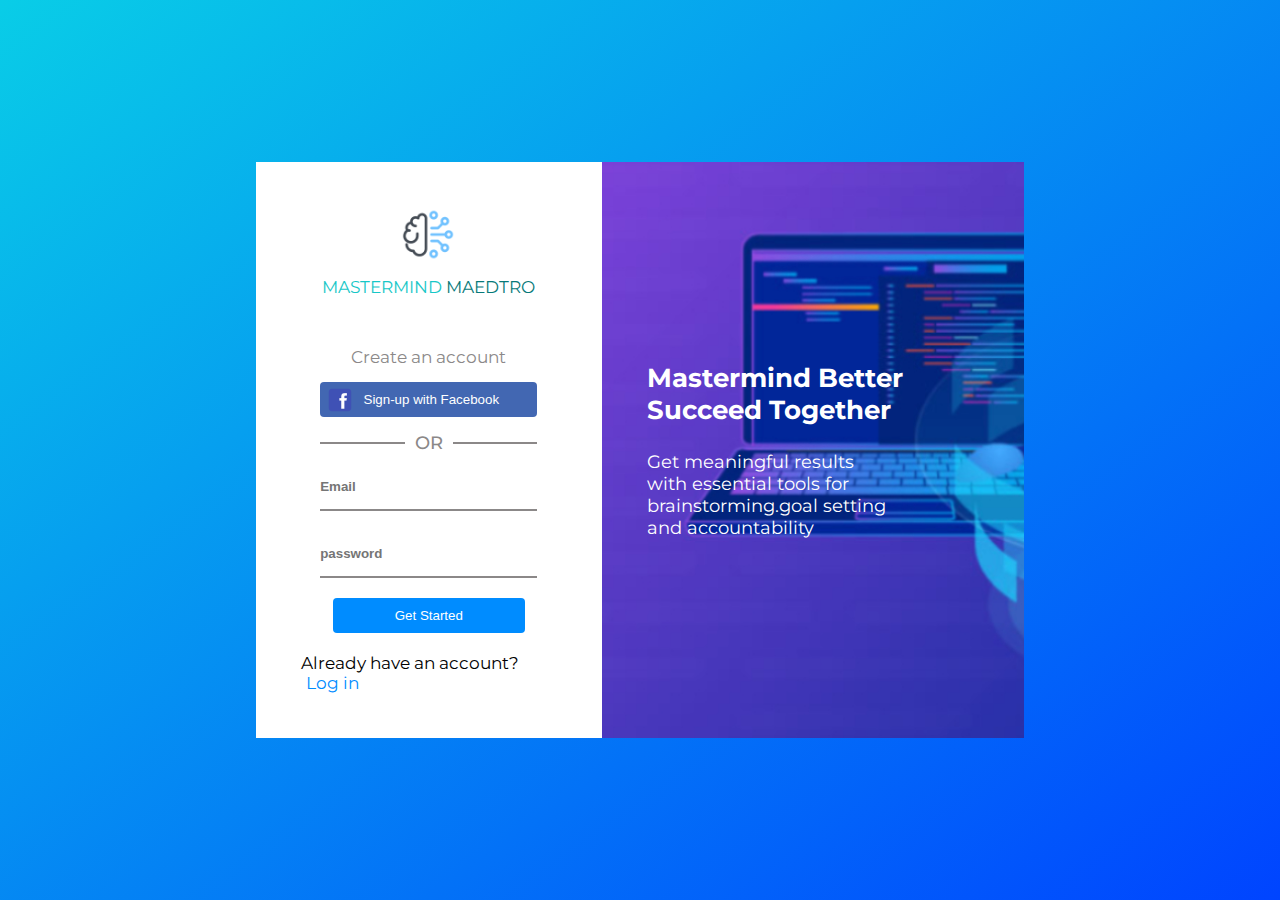
<file: index.html>
<!DOCTYPE html>
<html lang="en">

<head>
    <meta charset="UTF-8">
    <meta name="viewport" content="width=device-width, initial-scale=1.0">
    <link rel="stylesheet" href="style.css">
    <link rel="shortcut icon" type="image.png" href="image/mimo.png">
    <title>Login page</title>
</head>

<body>
    <div class="container">
        <!--First part-->
        <!-- we use id only for javascript (id is unique indicator)
             for good practice use class (bem method : http://getbem.com/)
        -->
        <!-- <img id="brain" src="image/Brain.png"> -->
        <!-- <img class="brain" src="image/Brain.png">
        <!-- for styling logo we will grouped elements (img and title) -->
        <!-- <h3>MASTERMIND <span>MAEDTRO</span></h3> -->
        <!-- we don't use h3 for styling anything is not title  -->
        <div class="container__left">
            <div class="logo">
                <img class="logo-image" src="image/Brain.png">
                <span class="logo-name">
                    <span class="logo--primary-color">
                        MASTERMIND
                    </span>
                    <span class="logo--secondary-color">
                        MAEDTRO
                    </span>
                </span>
            </div>
            <p>Create an account</p>
            <button>Sign-up with Facebook</button>
            <!-- for good code don't use the --OR-- , we will styling the dash using pseudo elements in css  -->
            <!-- p for text and paragraph in this case we use div or span(span ==> display :inline ) -->
            <!-- <p id="option">--OR--</p> -->
            <span class="option">or</span>

            <!--Second part-->
            <!-- NOTE : when we have a inputs , we will use form for grouped elements -->
            <!-- <input type="email" placeholder="Email">
                            <input type="password" placeholder="password"> -->
            <!-- in form , best code we use the input type="submit" instead button -->
            <!-- <button type="submit">Get Started</button> -->
            <!-- <input type="submit" value="Get Started"> -->
            <form action="#" method="GET">
                <input type="email" placeholder="Email">
                <input type="password" placeholder="password">
                <input type="submit" value="Get Started">
            </form>
            <!-- we don't use h4 for styling anything is not title  -->
            <!-- <h4>Already have an account?<a href="#">Log in</a></h4> -->
            <span>Already have an account?<a href="#">Log in</a></span>
        </div>
        <div class="container__right">
            <!-- in this case we not need a img (background-image) -->
            <!-- <img src="image/code.jpg"> -->
            <!-- in this case we will use this case -->
            <!-- NOTE : don't use id .. replace id by class -->
            <h3 class="exp__title">Mastermind Better Succeed Together</h3>
            <p class="exp__para">
                Get meaningful results with essential tools for brainstorming.goal setting and
                accountability
            </p>
        </div>
    </div>
</body>

</html>
</file>
<file: style.css>
/* in this case you choose only light weight but in paragraph you need regular weight !!! */
/* @import url("https://fonts.googleapis.com/css2?family=Montserrat:wght@300&display=swap"); */

@import url("https://fonts.googleapis.com/css2?family=Montserrat:wght@100;400;500;700&display=swap");
/* don't forget to initial Layout of html  */
* {
  margin: 0;
  padding: 0;
  box-sizing: border-box;
}
*::after {
  margin: 0;
  padding: 0;
  box-sizing: border-box;
}
*::before {
  margin: 0;
  padding: 0;
  box-sizing: border-box;
}
body {
  /* check this link for know support browsers specify properties :https://caniuse.com/?search=linear-gradient() */
  background: linear-gradient(
    to bottom right,
    rgb(9, 205, 231),
    rgb(0, 68, 255)
  );
  background-repeat: no-repeat;
  /* here you have to add font and font-weight also font-size and color because many of elements accept inheritance properties : read this article :https://developer.mozilla.org/en-US/docs/Web/CSS/inheritance */
  font-size: 17px;
  font-weight: 400;
  font-family: "Montserrat", sans-serif;
  height: 100vh;
  width: 100vw;
  overflow: hidden;
  display: flex;
  align-items: center;
  justify-content: center;
  flex-direction: column;
}
.container {
  /* padding: 1% 0 8px 0; */
  background-color: white;
  display: flex;
  align-items: stretch;
  justify-content: center;
  width: 60%;
  /* for perfect code don't use transform in layout alignment */
}
.container__left {
  padding: 45px;
  display: flex;
  flex-direction: column;
  justify-content: center;
  align-items: center;
  flex-basis: 45%;
}

.logo {
  display: inline-block;
  margin: 0 auto;
  margin-bottom: 50px;
}
.logo-image {
  display: block;
  margin: 0 auto;
  height: 55px;
  /* transform: translateX(190px); */
  margin-bottom: 15px;
}
.logo-name {
  display: block;
  font-family: inherit;
}
.logo--primary-color {
  color: rgb(23, 199, 199);
}
.logo--secondary-color {
  color: rgb(7, 121, 121);
}

p {
  text-align: center;
  font-family: "Montserrat", sans-serif;
  color: rgb(139, 136, 136);
}
button {
  width: 85%;
  outline: none;
  border-radius: 4px;
  display: block;
  margin: 15px 0;
  border: none;
  background-color: #4267b2;
  padding: 10px 35px 10px 40px;
  color: white;
  cursor: pointer;
  background-image: url(image/facebook.png);
  background-repeat: no-repeat;
  background-position: 5px center;
  transition: all 0.25s linear;
}
button:hover {
  background-color: #214b9e;
}
button:active {
  outline: 2px solid black;
  background-color: #1c4494;
}
.option {
  width: 85%;
  display: flex;
  justify-content: center;
  align-items: center;
  flex-direction: row;
  font-size: 18px;
  font-weight: 500;
  color: rgb(139, 136, 136);
  text-transform: uppercase;
}
.option:after,
.option:before {
  content: "";
  width: 45%;
  height: 2px;
  background-color: rgb(139, 136, 136);
}
.option:before {
  margin-right: 10px;
}
.option:after {
  margin-left: 10px;
}
form {
  width: 100%;
  display: flex;
  justify-content: center;
  align-items: center;
  flex-direction: column;
}
/* don't repeat code */
input[placeholder] {
  margin: 10px 0;
  padding: 15px 0;
  width: 85%;
  border: none;
  outline: none;
  border-bottom: 2px solid rgb(139, 136, 136);
}
input[placeholder]::placeholder {
  font-weight: bold;
}
input[type="submit"] {
  cursor: pointer;
  width: 75%;
  border-radius: 4px;
  background-color: rgb(0, 140, 255);
  color: white;
  font-family: Verdana, Geneva, Tahoma, sans-serif;
  background-image: none;
  border: none;
  padding: 10px 35px;
  margin-top: 10px;
  margin-bottom: 20px;
  transition: all 0.25s linear;
}
input[type="submit"]:hover {
  background-color: rgb(3, 126, 226);
}
input[type="submit"]:active {
  background-color: rgb(3, 126, 228);
}
a {
  text-decoration: none;
  color: rgb(0, 140, 255);
  padding-left: 5px;
}

.container__right {
  flex-basis: 55%;
  padding: 45px;
  background-image: url("image/code.jpg");
  background-size: cover;
  display: flex;
  justify-content: center;
  flex-direction: column;
  color: white;
}

.exp__title {
  font-size: 26px;
  font-family: inherit;
  font-weight: 700;
  margin-bottom: 25px;
}
.exp__para {
  text-align: left;
  width: 75%;
  color: inherit;
  font-size: 18px;
}
</file>
